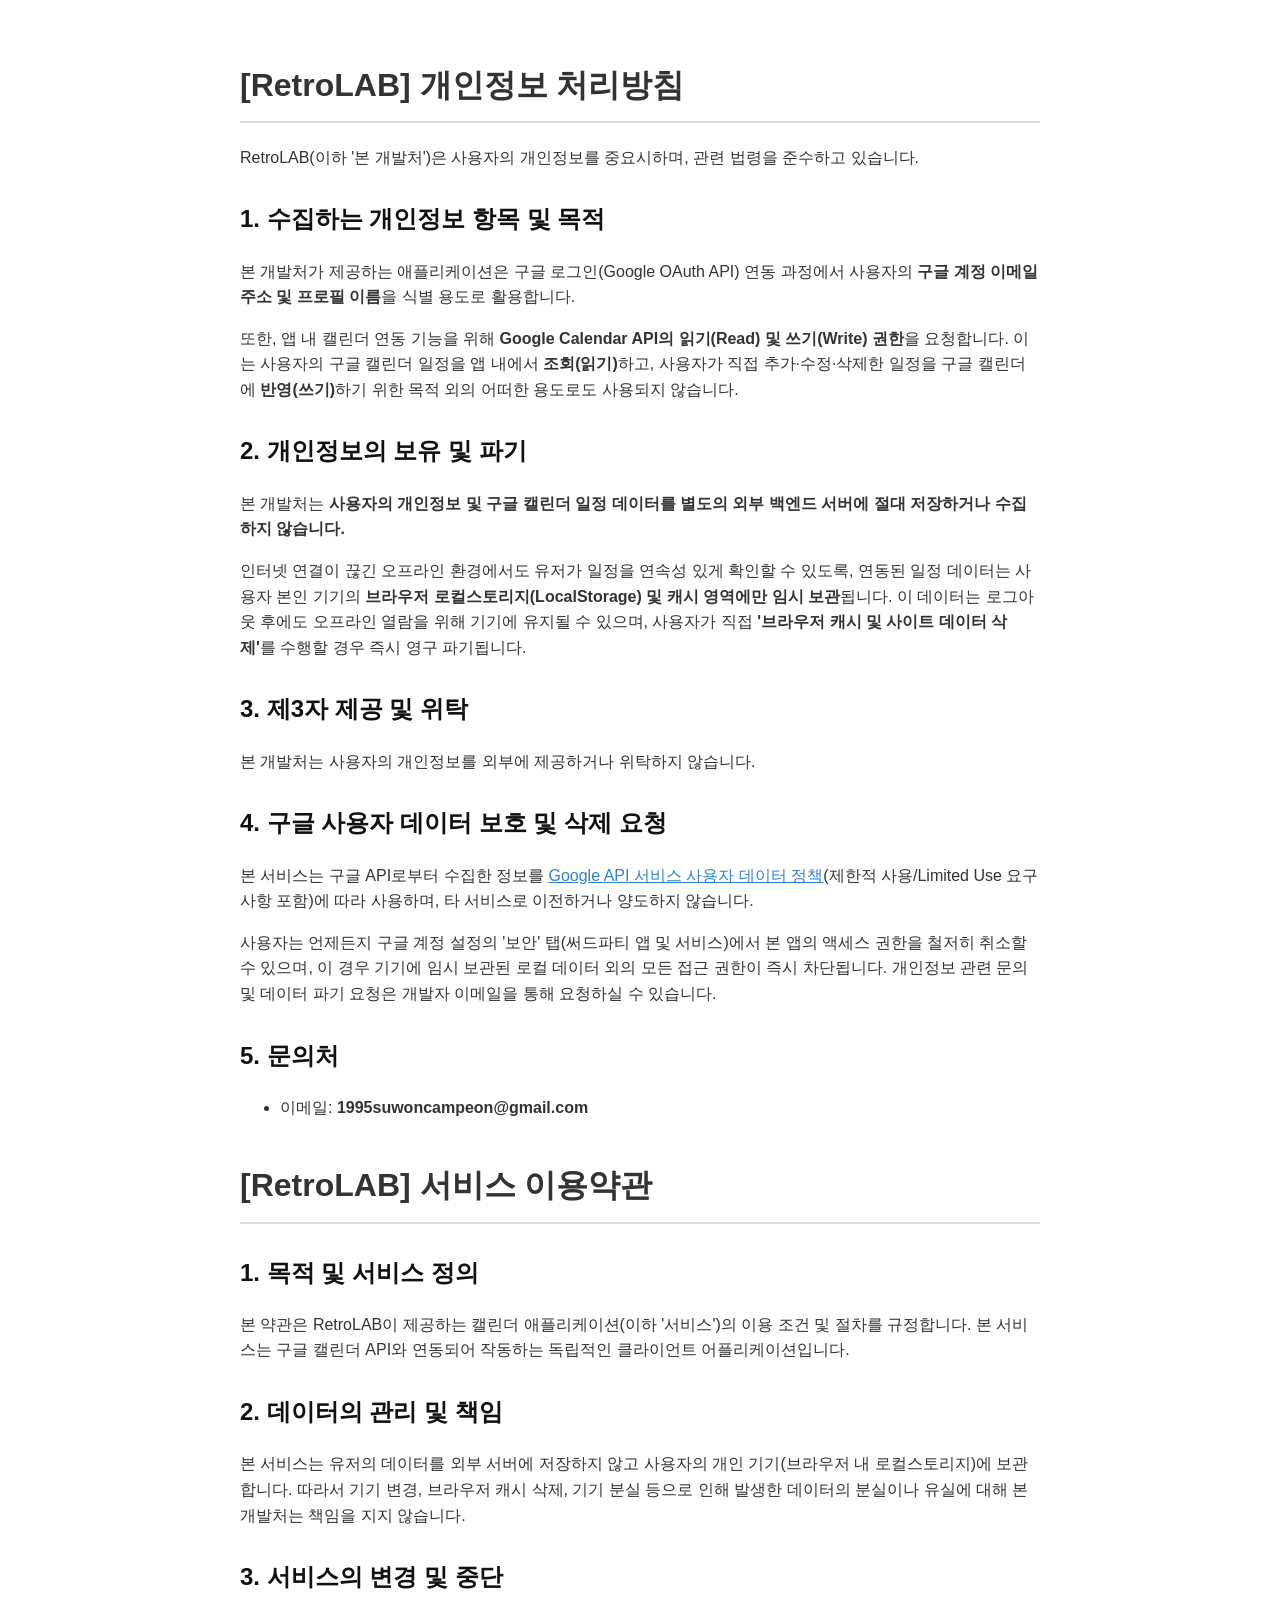
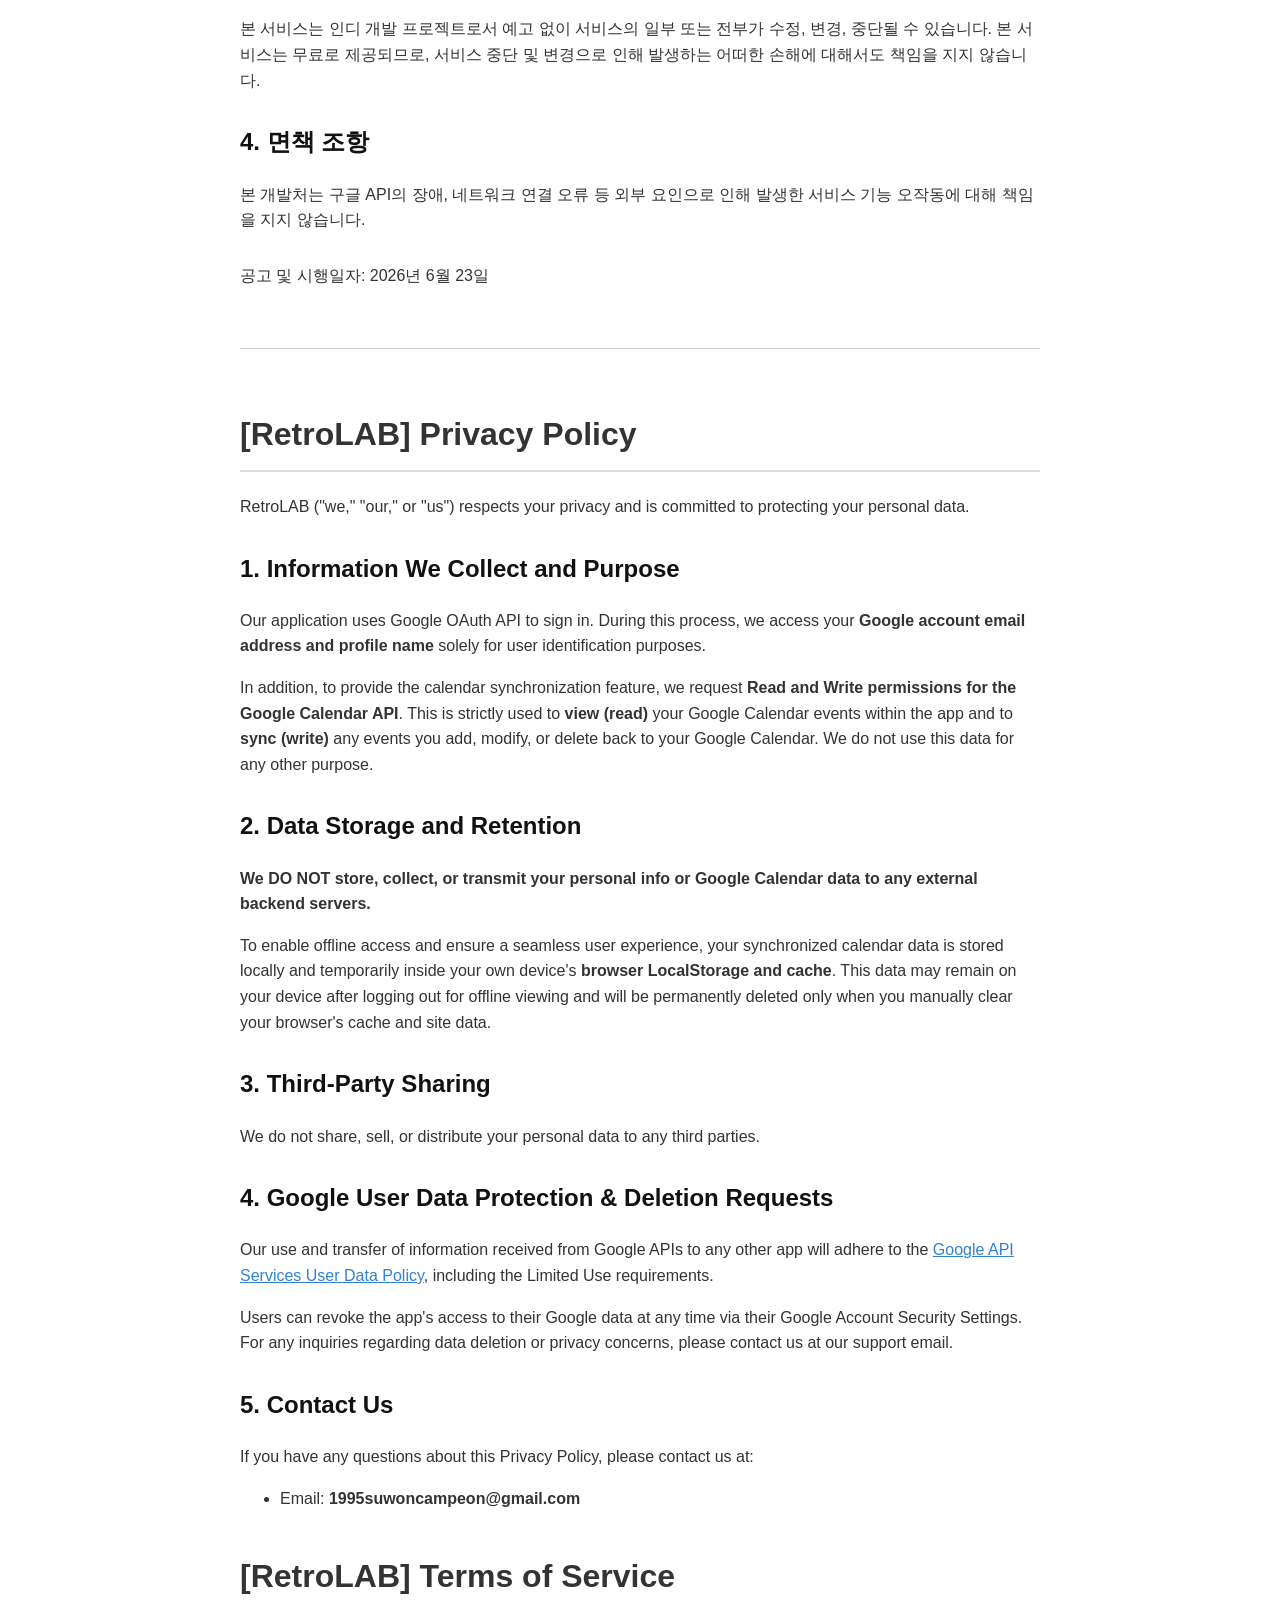
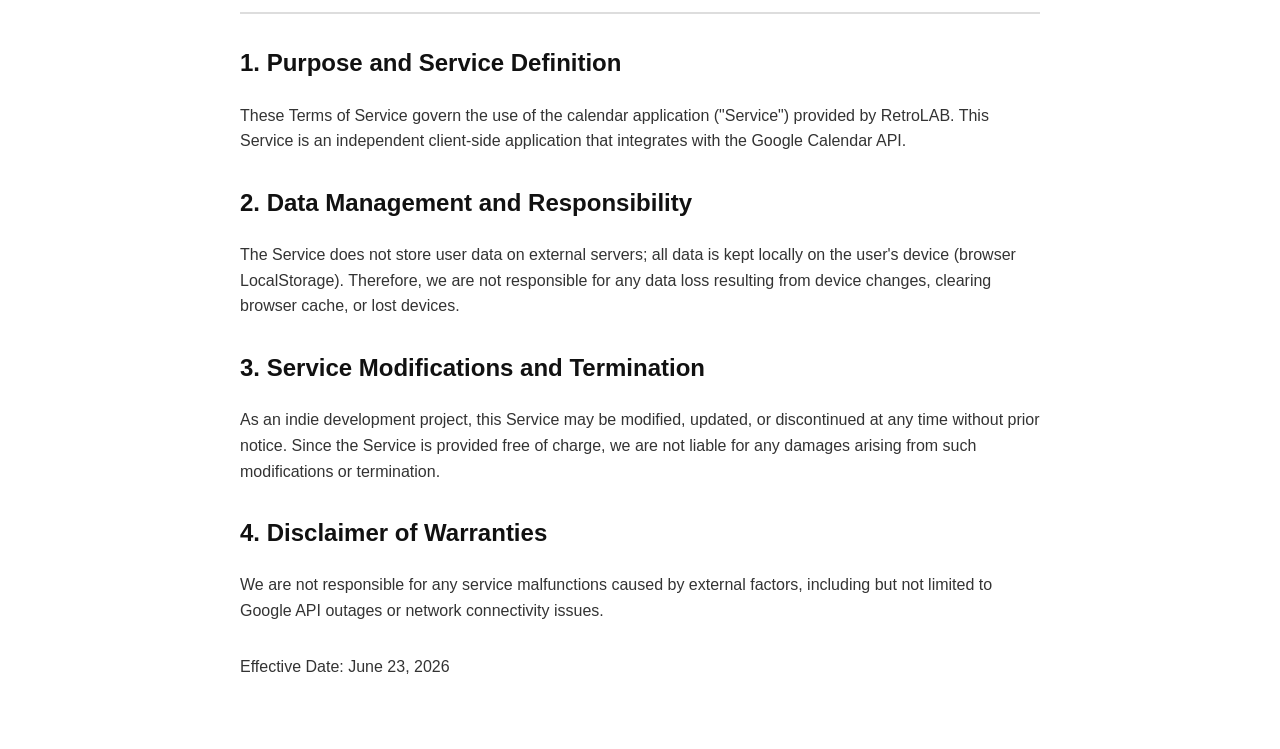
<file: privacy.html>
<!DOCTYPE html>
<html lang="ko">

<head>
    <meta charset="UTF-8">
    <meta name="viewport" content="width=device-width, initial-scale=1.0">
    <title>약관 및 정책 / Terms and Policies - RetroLAB</title>
    <style>
        body {
            font-family: sans-serif;
            line-height: 1.6;
            padding: 20px;
            max-width: 800px;
            margin: 0 auto;
            color: #333;
        }

        h1 {
            border-bottom: 2px solid #ddd;
            padding-bottom: 10px;
            margin-top: 40px;
        }

        h2 {
            margin-top: 30px;
            color: #111;
        }

        .lang-section {
            margin-bottom: 50px;
        }

        .policy-box {
            background-color: #f9f9f9;
            padding: 15px 20px;
            border-left: 4px solid #a3bded;
            margin: 20px 0;
        }

        hr {
            border: 0;
            height: 1px;
            background: #ccc;
            margin: 60px 0;
        }

        a {
            color: #3182ce;
            text-decoration: underline;
        }
    </style>
</head>

<body>

    <!-- ==================== KOREAN VERSION ==================== -->
    <div class="lang-section">
        <h1>[RetroLAB] 개인정보 처리방침</h1>
        <p>RetroLAB(이하 '본 개발처')은 사용자의 개인정보를 중요시하며, 관련 법령을 준수하고 있습니다.</p>

        <h2>1. 수집하는 개인정보 항목 및 목적</h2>
        <p>본 개발처가 제공하는 애플리케이션은 구글 로그인(Google OAuth API) 연동 과정에서 사용자의 <strong>구글 계정 이메일 주소 및 프로필 이름</strong>을 식별 용도로
            활용합니다.</p>
        <p>또한, 앱 내 캘린더 연동 기능을 위해 <strong>Google Calendar API의 읽기(Read) 및 쓰기(Write) 권한</strong>을 요청합니다. 이는 사용자의 구글 캘린더
            일정을 앱 내에서 <strong>조회(읽기)</strong>하고, 사용자가 직접 추가·수정·삭제한 일정을 구글 캘린더에 <strong>반영(쓰기)</strong>하기 위한 목적 외의 어떠한
            용도로도 사용되지 않습니다.</p>

        <h2>2. 개인정보의 보유 및 파기</h2>
        <p>본 개발처는 <strong>사용자의 개인정보 및 구글 캘린더 일정 데이터를 별도의 외부 백엔드 서버에 절대 저장하거나 수집하지 않습니다.</strong></p>
        <p>인터넷 연결이 끊긴 오프라인 환경에서도 유저가 일정을 연속성 있게 확인할 수 있도록, 연동된 일정 데이터는 사용자 본인 기기의 <strong>브라우저 로컬스토리지(LocalStorage) 및 캐시
                영역에만 임시 보관</strong>됩니다. 이 데이터는 로그아웃 후에도 오프라인 열람을 위해 기기에 유지될 수 있으며, 사용자가 직접 <strong>'브라우저 캐시 및 사이트 데이터
                삭제'</strong>를 수행할 경우 즉시 영구 파기됩니다.</p>

        <h2>3. 제3자 제공 및 위탁</h2>
        <p>본 개발처는 사용자의 개인정보를 외부에 제공하거나 위탁하지 않습니다.</p>

        <h2>4. 구글 사용자 데이터 보호 및 삭제 요청</h2>
        <p>본 서비스는 구글 API로부터 수집한 정보를 <a href="https://developers.google.com/terms/api-services-user-data-policy"
                target="_blank" rel="noopener noreferrer">Google API 서비스 사용자 데이터 정책</a>(제한적 사용/Limited Use 요구사항 포함)에 따라
            사용하며, 타 서비스로 이전하거나 양도하지 않습니다.</p>
        <p>사용자는 언제든지 구글 계정 설정의 '보안' 탭(써드파티 앱 및 서비스)에서 본 앱의 액세스 권한을 철저히 취소할 수 있으며, 이 경우 기기에 임시 보관된 로컬 데이터 외의 모든 접근 권한이 즉시
            차단됩니다. 개인정보 관련 문의 및 데이터 파기 요청은 개발자 이메일을 통해 요청하실 수 있습니다.</p>

        <h2>5. 문의처</h2>
        <ul>
            <li>이메일: <strong>1995suwoncampeon@gmail.com</strong></li>
        </ul>

        <h1>[RetroLAB] 서비스 이용약관</h1>

        <h2>1. 목적 및 서비스 정의</h2>
        <p>본 약관은 RetroLAB이 제공하는 캘린더 애플리케이션(이하 '서비스')의 이용 조건 및 절차를 규정합니다. 본 서비스는 구글 캘린더 API와 연동되어 작동하는 독립적인 클라이언트
            어플리케이션입니다.</p>

        <h2>2. 데이터의 관리 및 책임</h2>
        <p>본 서비스는 유저의 데이터를 외부 서버에 저장하지 않고 사용자의 개인 기기(브라우저 내 로컬스토리지)에 보관합니다. 따라서 기기 변경, 브라우저 캐시 삭제, 기기 분실 등으로 인해 발생한 데이터의
            분실이나 유실에 대해 본 개발처는 책임을 지지 않습니다.</p>

        <h2>3. 서비스의 변경 및 중단</h2>
        <p>본 서비스는 인디 개발 프로젝트로서 예고 없이 서비스의 일부 또는 전부가 수정, 변경, 중단될 수 있습니다. 본 서비스는 무료로 제공되므로, 서비스 중단 및 변경으로 인해 발생하는 어떠한 손해에
            대해서도 책임을 지지 않습니다.</p>

        <h2>4. 면책 조항</h2>
        <p>본 개발처는 구글 API의 장애, 네트워크 연결 오류 등 외부 요인으로 인해 발생한 서비스 기능 오작동에 대해 책임을 지지 않습니다.</p>

        <p style="margin-top:30px;">공고 및 시행일자: 2026년 6월 23일</p>
    </div>

    <hr>

    <!-- ==================== ENGLISH VERSION ==================== -->
    <div class="lang-section">
        <h1>[RetroLAB] Privacy Policy</h1>
        <p>RetroLAB ("we," "our," or "us") respects your privacy and is committed to protecting your personal data.</p>

        <h2>1. Information We Collect and Purpose</h2>
        <p>Our application uses Google OAuth API to sign in. During this process, we access your <strong>Google account
                email address and profile name</strong> solely for user identification purposes.</p>
        <p>In addition, to provide the calendar synchronization feature, we request <strong>Read and Write permissions
                for the Google Calendar API</strong>. This is strictly used to <strong>view (read)</strong> your Google
            Calendar events within the app and to <strong>sync (write)</strong> any events you add, modify, or delete
            back to your Google Calendar. We do not use this data for any other purpose.</p>

        <h2>2. Data Storage and Retention</h2>
        <p><strong>We DO NOT store, collect, or transmit your personal info or Google Calendar data to any external
                backend servers.</strong></p>
        <p>To enable offline access and ensure a seamless user experience, your synchronized calendar data is stored
            locally and temporarily inside your own device's <strong>browser LocalStorage and cache</strong>. This data
            may remain on your device after logging out for offline viewing and will be permanently deleted only when
            you manually clear your browser's cache and site data.</p>

        <h2>3. Third-Party Sharing</h2>
        <p>We do not share, sell, or distribute your personal data to any third parties.</p>

        <h2>4. Google User Data Protection & Deletion Requests</h2>
        <p>Our use and transfer of information received from Google APIs to any other app will adhere to the <a
                href="https://developers.google.com/terms/api-services-user-data-policy" target="_blank"
                rel="noopener noreferrer">Google API Services User Data Policy</a>, including the Limited Use
            requirements.</p>
        <p>Users can revoke the app's access to their Google data at any time via their Google Account Security
            Settings. For any inquiries regarding data deletion or privacy concerns, please contact us at our support
            email.</p>

        <h2>5. Contact Us</h2>
        <p>If you have any questions about this Privacy Policy, please contact us at:</p>
        <ul>
            <li>Email: <strong>1995suwoncampeon@gmail.com</strong></li>
        </ul>

        <h1>[RetroLAB] Terms of Service</h1>

        <h2>1. Purpose and Service Definition</h2>
        <p>These Terms of Service govern the use of the calendar application ("Service") provided by RetroLAB. This
            Service is an independent client-side application that integrates with the Google Calendar API.</p>

        <h2>2. Data Management and Responsibility</h2>
        <p>The Service does not store user data on external servers; all data is kept locally on the user's device
            (browser LocalStorage). Therefore, we are not responsible for any data loss resulting from device changes,
            clearing browser cache, or lost devices.</p>

        <h2>3. Service Modifications and Termination</h2>
        <p>As an indie development project, this Service may be modified, updated, or discontinued at any time without
            prior notice. Since the Service is provided free of charge, we are not liable for any damages arising from
            such modifications or termination.</p>

        <h2>4. Disclaimer of Warranties</h2>
        <p>We are not responsible for any service malfunctions caused by external factors, including but not limited to
            Google API outages or network connectivity issues.</p>

        <p style="margin-top:30px;">Effective Date: June 23, 2026</p>
    </div>

</body>

</html>
</file>
